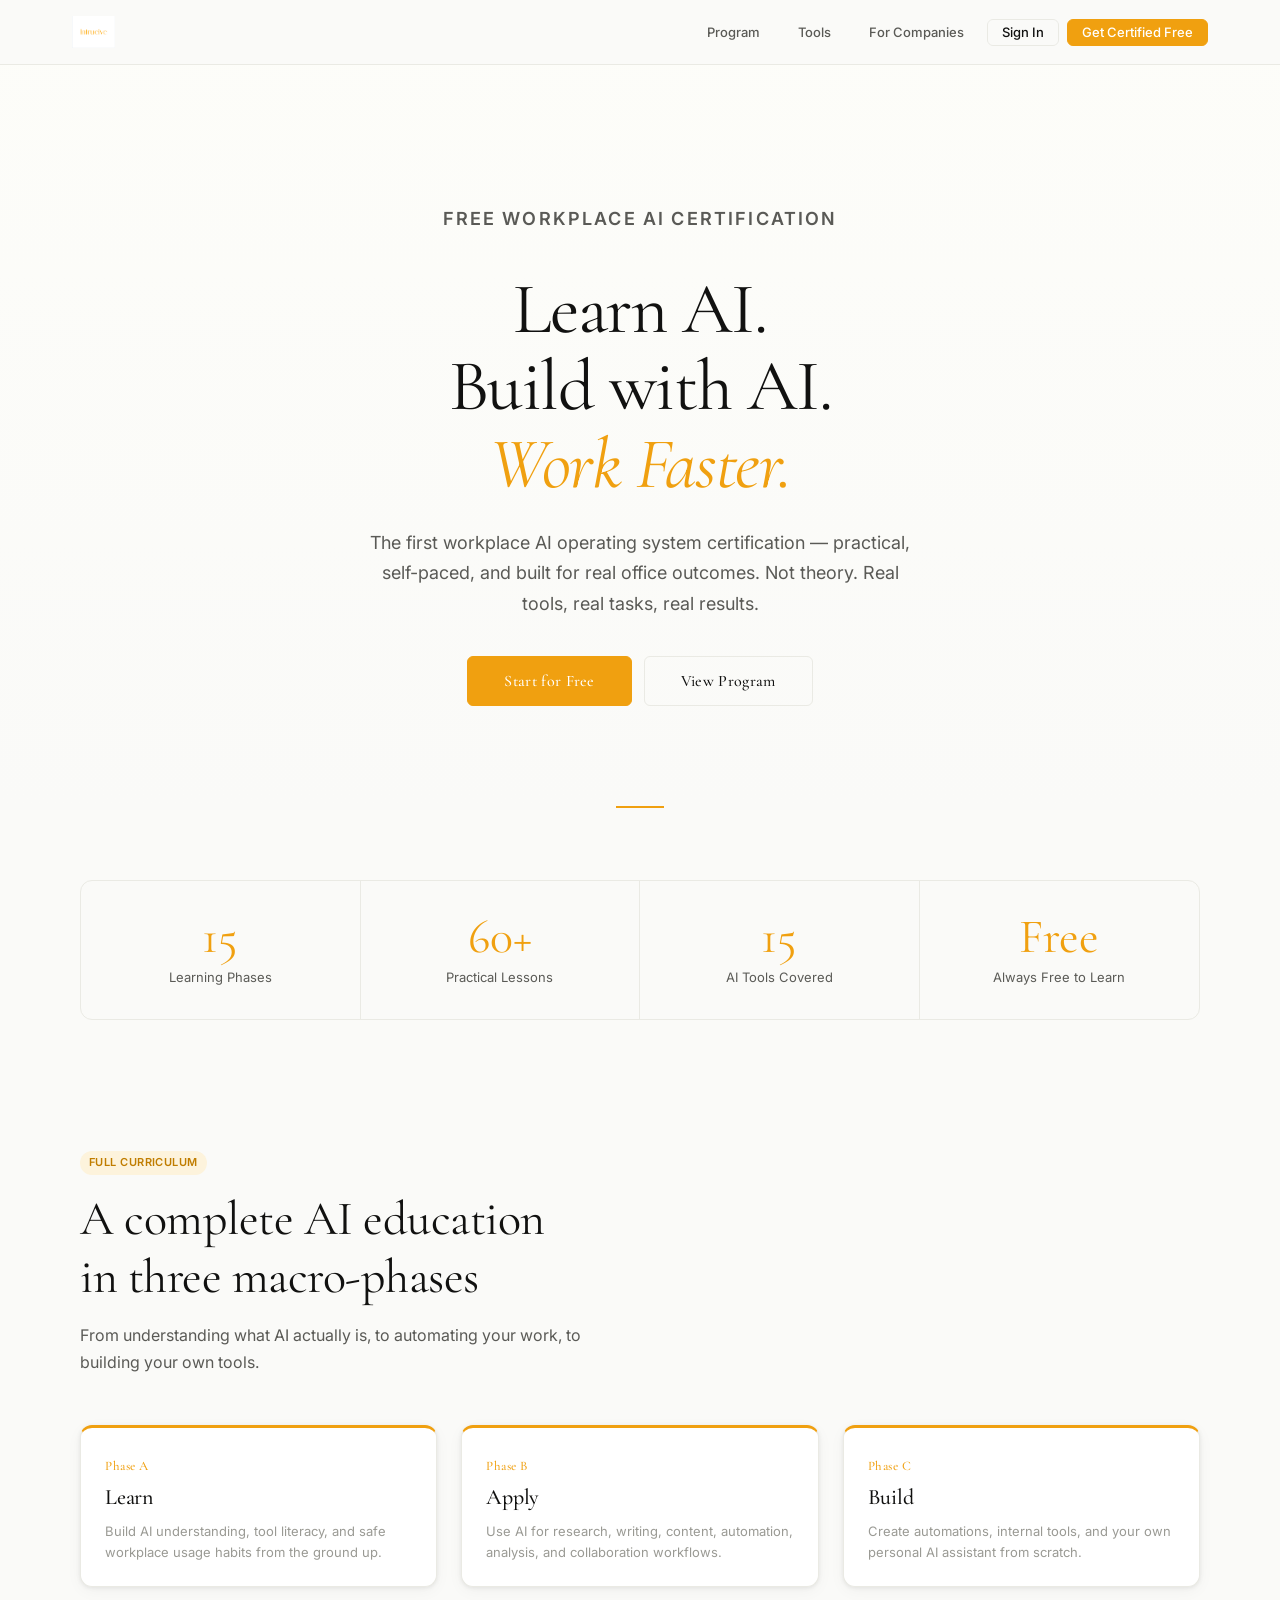
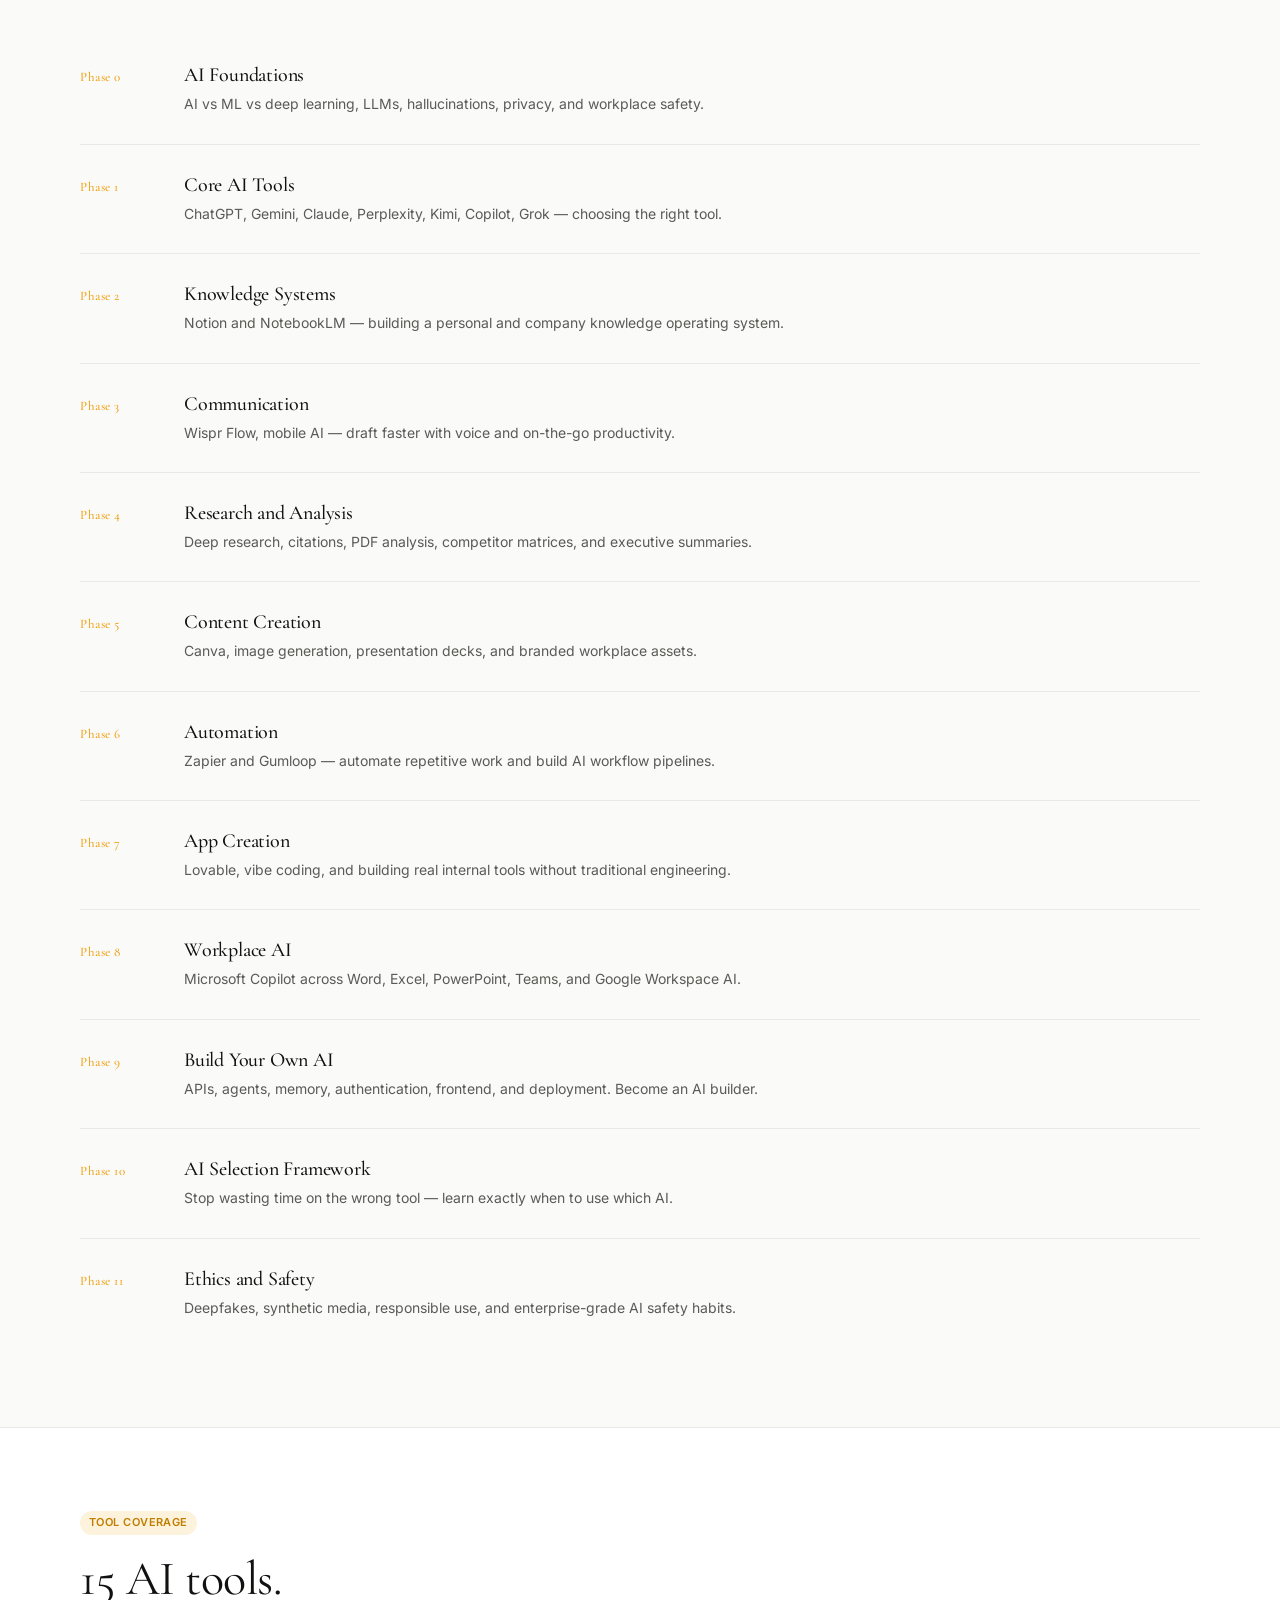
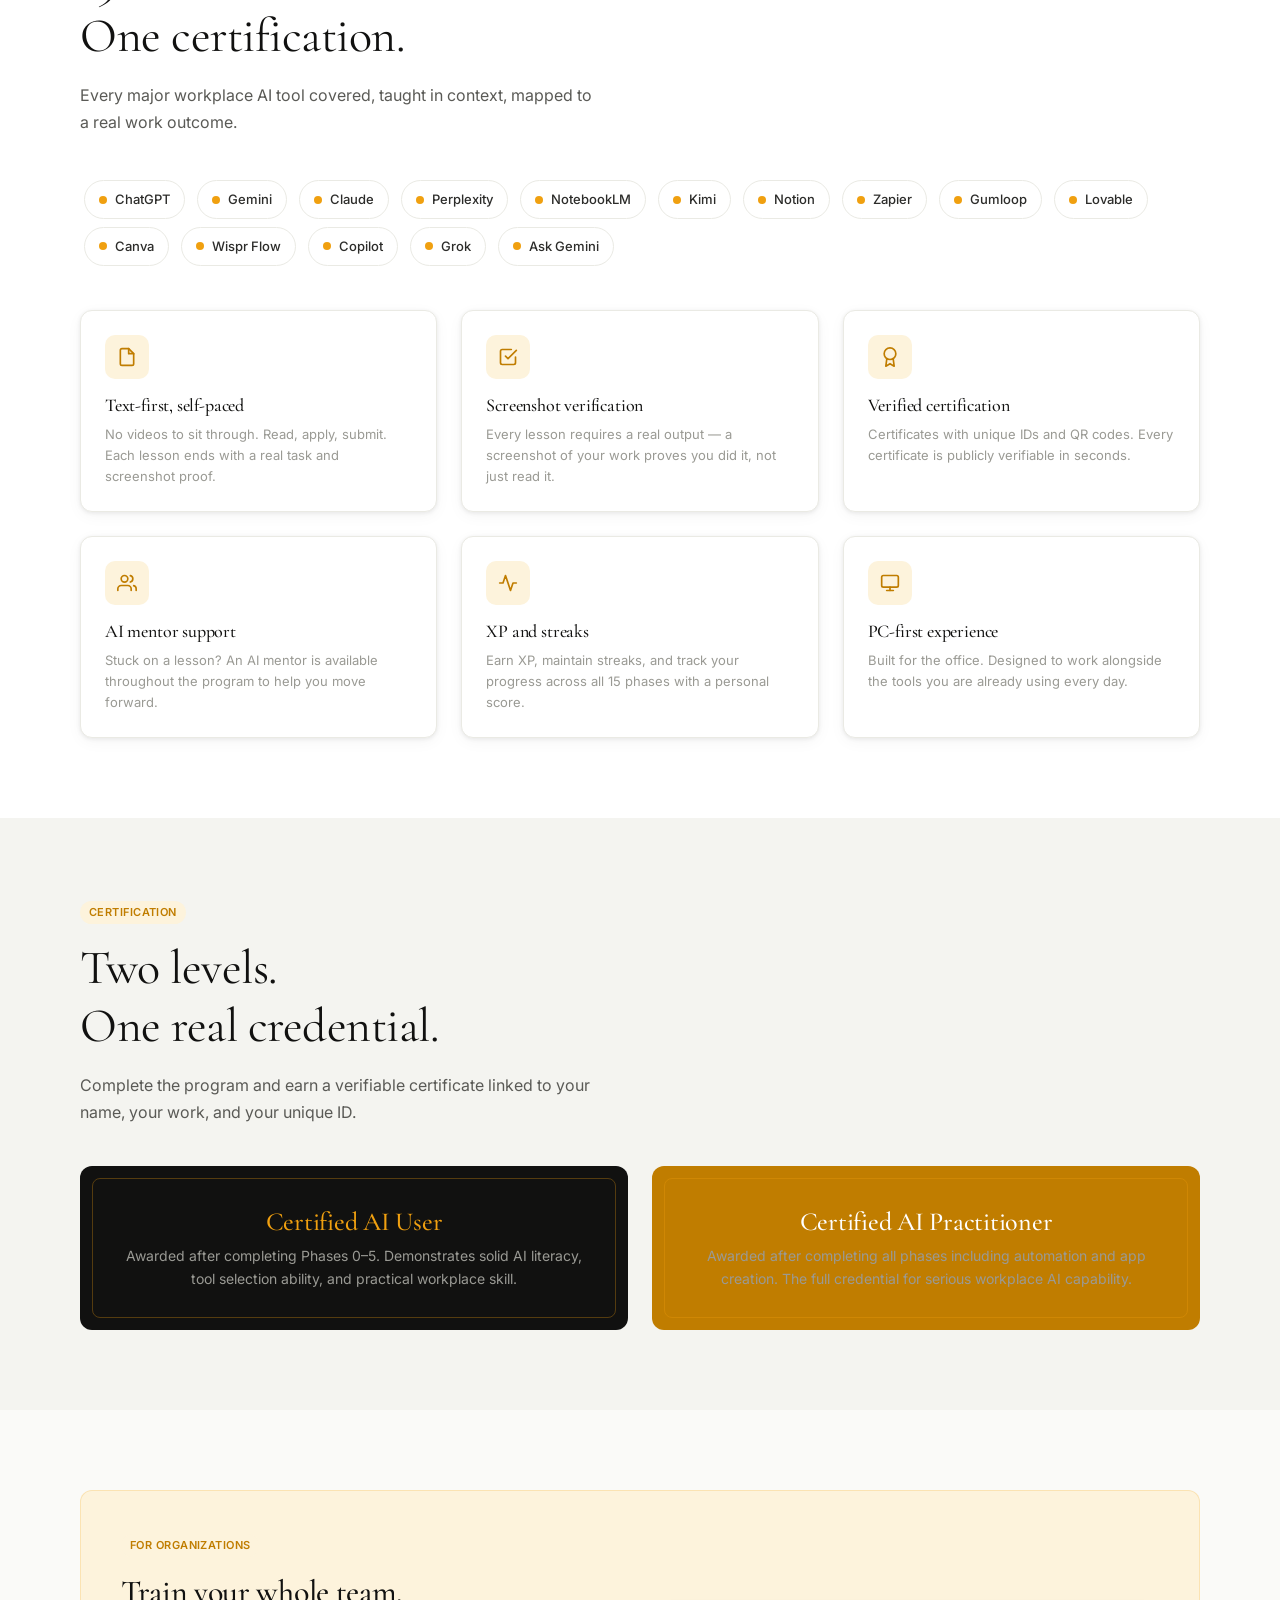
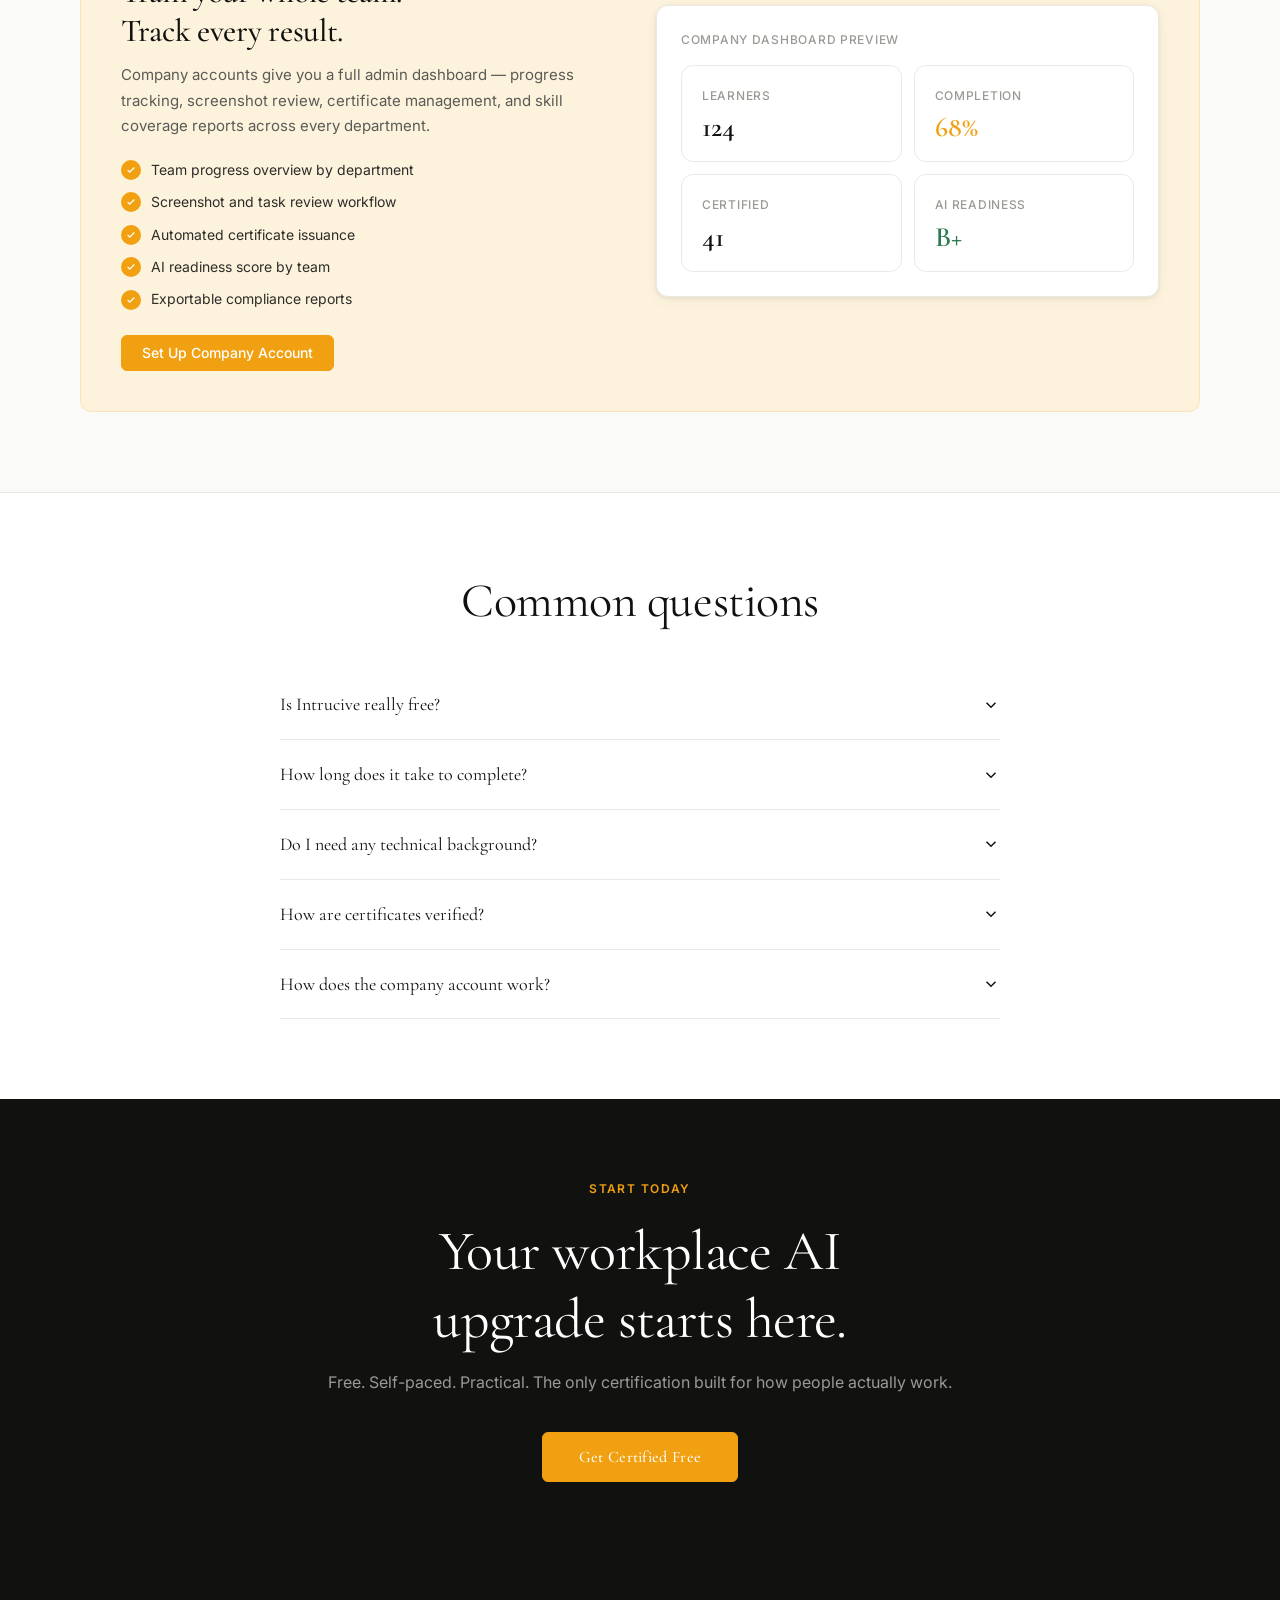
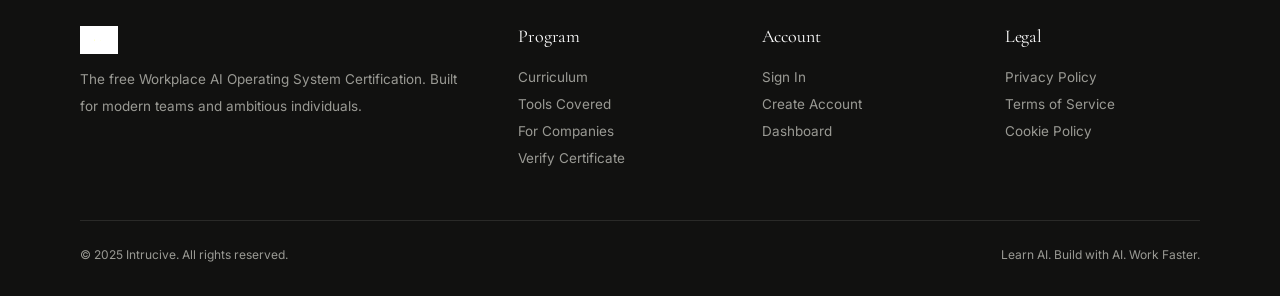
<file: index.html>
<!DOCTYPE html>
<html lang="en">
<head>
<meta charset="UTF-8">
<meta name="viewport" content="width=device-width, initial-scale=1.0">
<title>Intrucive — Workplace AI Operating System Certification</title>
<meta name="description" content="Learn AI. Build with AI. Work Faster. Free certification program for modern workplaces.">
<link rel="stylesheet" href="css/main.css">
<style>
  .gold-line { width: 48px; height: 2px; background: var(--gold); margin: 0 auto 24px; }
  .phase-row { display: flex; flex-direction: column; gap: 0; }
  .phase-item {
    display: grid; grid-template-columns: 80px 1fr;
    border-bottom: 1px solid var(--bg-3); padding: 28px 0;
    gap: 24px; align-items: start;
  }
  .phase-item:last-child { border-bottom: none; }
  .phase-tag {
    font-family: var(--serif); font-size: 13px; font-weight: 500;
    color: var(--gold); letter-spacing: 0.04em; padding-top: 4px;
  }
  .phase-info h3 { font-size: 20px; margin-bottom: 6px; }
  .phase-info p { font-size: 14px; color: var(--ink-3); line-height: 1.6; }
  .feature-icon {
    width: 44px; height: 44px; border-radius: 10px;
    background: var(--gold-pale); display: flex; align-items: center;
    justify-content: center; margin-bottom: 16px;
    color: var(--gold-dark);
  }
  .tool-chip {
    display: inline-flex; align-items: center; gap: 8px;
    padding: 8px 14px; border-radius: 20px;
    background: var(--white); border: 1px solid var(--bg-3);
    font-size: 13px; font-weight: 500; color: var(--ink-2);
    margin: 4px;
  }
  .tool-dot { width: 8px; height: 8px; border-radius: 50%; background: var(--gold); flex-shrink: 0; }
  .cert-card {
    background: var(--ink); color: var(--white);
    border-radius: var(--radius-lg); padding: 40px;
    text-align: center; position: relative; overflow: hidden;
  }
  .cert-card::before {
    content: ''; position: absolute; inset: 12px;
    border: 1px solid rgba(240,160,16,0.3); border-radius: 8px; pointer-events: none;
  }
  .cert-card h3 { font-family: var(--serif); font-size: 26px; color: var(--gold); margin-bottom: 8px; }
  .cert-card p { font-size: 14px; color: var(--ink-4); line-height: 1.6; }
  .testimonial {
    padding: 32px; border-radius: var(--radius-lg);
    background: var(--white); border: 1px solid var(--bg-3);
  }
  .testimonial p { font-family: var(--serif); font-size: 18px; font-style: italic; color: var(--ink); line-height: 1.6; margin-bottom: 16px; }
  .testimonial-author { font-size: 13px; font-weight: 500; color: var(--ink-3); }
  .stat-row { display: grid; grid-template-columns: repeat(4, 1fr); gap: 0; border: 1px solid var(--bg-3); border-radius: var(--radius-lg); overflow: hidden; }
  .stat-item { padding: 32px 24px; text-align: center; border-right: 1px solid var(--bg-3); }
  .stat-item:last-child { border-right: none; }
  .stat-item .n { font-family: var(--serif); font-size: 48px; font-weight: 400; color: var(--gold); line-height: 1; margin-bottom: 6px; }
  .stat-item .l { font-size: 13px; color: var(--ink-3); }
  .company-box {
    background: var(--gold-pale); border: 1px solid rgba(240,160,16,0.2);
    border-radius: var(--radius-lg); padding: 40px; display: grid;
    grid-template-columns: 1fr 1fr; gap: 32px; align-items: center;
  }
  .company-box h2 { font-size: 32px; margin-bottom: 12px; }
  .company-box p { font-size: 15px; color: var(--ink-3); line-height: 1.7; margin-bottom: 20px; }
  .tick-list { list-style: none; display: flex; flex-direction: column; gap: 10px; }
  .tick-list li { display: flex; align-items: center; gap: 10px; font-size: 14px; color: var(--ink-2); }
  .tick { width: 20px; height: 20px; border-radius: 50%; background: var(--gold); display: flex; align-items: center; justify-content: center; flex-shrink: 0; }
  .tick svg { width: 10px; height: 10px; color: white; }
  .faq-item { border-bottom: 1px solid var(--bg-3); padding: 20px 0; }
  .faq-q { font-family: var(--serif); font-size: 18px; cursor: pointer; display: flex; justify-content: space-between; align-items: center; }
  .faq-a { font-size: 14px; color: var(--ink-3); line-height: 1.7; margin-top: 12px; display: none; }
  .faq-item.open .faq-a { display: block; }
  .faq-chevron { transition: transform 0.2s; }
  .faq-item.open .faq-chevron { transform: rotate(180deg); }
  @media (max-width: 700px) {
    .stat-row { grid-template-columns: 1fr 1fr; }
    .stat-item { border-right: 1px solid var(--bg-3); border-bottom: 1px solid var(--bg-3); }
    .company-box { grid-template-columns: 1fr; }
  }
</style>
</head>
<body>

<nav class="nav">
  <div class="nav-inner">
    <a class="nav-logo" href="index.html"><img src="assets/logo.png" alt="Intrucive"></a>
    <div class="nav-links">
      <a class="btn btn-ghost btn-sm" href="#program">Program</a>
      <a class="btn btn-ghost btn-sm" href="#tools">Tools</a>
      <a class="btn btn-ghost btn-sm" href="#companies">For Companies</a>
      <a class="btn btn-outline btn-sm" href="login.html">Sign In</a>
      <a class="btn btn-primary btn-sm" href="login.html#signup">Get Certified Free</a>
    </div>
  </div>
</nav>

<main>
  <!-- Hero -->
  <section style="padding-top:64px; background: linear-gradient(180deg, #FDFDF9 0%, var(--bg) 100%);">
    <div class="hero">
      <p class="hero-eyebrow">Free Workplace AI Certification</p>
      <h1>Learn AI.<br>Build with AI.<br><em style="color:var(--gold)">Work Faster.</em></h1>
      <p>The first workplace AI operating system certification — practical, self-paced, and built for real office outcomes. Not theory. Real tools, real tasks, real results.</p>
      <div class="hero-actions">
        <a class="btn btn-primary btn-xl" href="login.html">Start for Free</a>
        <a class="btn btn-outline btn-xl" href="#program">View Program</a>
      </div>
    </div>
    <div class="gold-line"></div>
  </section>

  <!-- Stats -->
  <section class="section-sm">
    <div class="container">
      <div class="stat-row">
        <div class="stat-item"><div class="n">15</div><div class="l">Learning Phases</div></div>
        <div class="stat-item"><div class="n">60+</div><div class="l">Practical Lessons</div></div>
        <div class="stat-item"><div class="n">15</div><div class="l">AI Tools Covered</div></div>
        <div class="stat-item"><div class="n">Free</div><div class="l">Always Free to Learn</div></div>
      </div>
    </div>
  </section>

  <!-- Program -->
  <section class="section" id="program">
    <div class="container">
      <div style="max-width:540px; margin-bottom:48px;">
        <div class="badge badge-gold mb-4">Full Curriculum</div>
        <h2 class="section-title">A complete AI education<br>in three macro-phases</h2>
        <p class="section-sub">From understanding what AI actually is, to automating your work, to building your own tools.</p>
      </div>
      <div class="grid-3" style="margin-bottom:48px;">
        <div class="card" style="border-top: 3px solid var(--gold);">
          <p class="phase-tag">Phase A</p>
          <h3 style="font-size:22px; margin:8px 0 10px;">Learn</h3>
          <p class="text-sm text-muted">Build AI understanding, tool literacy, and safe workplace usage habits from the ground up.</p>
        </div>
        <div class="card" style="border-top: 3px solid var(--gold);">
          <p class="phase-tag">Phase B</p>
          <h3 style="font-size:22px; margin:8px 0 10px;">Apply</h3>
          <p class="text-sm text-muted">Use AI for research, writing, content, automation, analysis, and collaboration workflows.</p>
        </div>
        <div class="card" style="border-top: 3px solid var(--gold);">
          <p class="phase-tag">Phase C</p>
          <h3 style="font-size:22px; margin:8px 0 10px;">Build</h3>
          <p class="text-sm text-muted">Create automations, internal tools, and your own personal AI assistant from scratch.</p>
        </div>
      </div>

      <div class="phase-row">
        <div class="phase-item"><div class="phase-tag">Phase 0</div><div class="phase-info"><h3>AI Foundations</h3><p>AI vs ML vs deep learning, LLMs, hallucinations, privacy, and workplace safety.</p></div></div>
        <div class="phase-item"><div class="phase-tag">Phase 1</div><div class="phase-info"><h3>Core AI Tools</h3><p>ChatGPT, Gemini, Claude, Perplexity, Kimi, Copilot, Grok — choosing the right tool.</p></div></div>
        <div class="phase-item"><div class="phase-tag">Phase 2</div><div class="phase-info"><h3>Knowledge Systems</h3><p>Notion and NotebookLM — building a personal and company knowledge operating system.</p></div></div>
        <div class="phase-item"><div class="phase-tag">Phase 3</div><div class="phase-info"><h3>Communication</h3><p>Wispr Flow, mobile AI — draft faster with voice and on-the-go productivity.</p></div></div>
        <div class="phase-item"><div class="phase-tag">Phase 4</div><div class="phase-info"><h3>Research and Analysis</h3><p>Deep research, citations, PDF analysis, competitor matrices, and executive summaries.</p></div></div>
        <div class="phase-item"><div class="phase-tag">Phase 5</div><div class="phase-info"><h3>Content Creation</h3><p>Canva, image generation, presentation decks, and branded workplace assets.</p></div></div>
        <div class="phase-item"><div class="phase-tag">Phase 6</div><div class="phase-info"><h3>Automation</h3><p>Zapier and Gumloop — automate repetitive work and build AI workflow pipelines.</p></div></div>
        <div class="phase-item"><div class="phase-tag">Phase 7</div><div class="phase-info"><h3>App Creation</h3><p>Lovable, vibe coding, and building real internal tools without traditional engineering.</p></div></div>
        <div class="phase-item"><div class="phase-tag">Phase 8</div><div class="phase-info"><h3>Workplace AI</h3><p>Microsoft Copilot across Word, Excel, PowerPoint, Teams, and Google Workspace AI.</p></div></div>
        <div class="phase-item"><div class="phase-tag">Phase 9</div><div class="phase-info"><h3>Build Your Own AI</h3><p>APIs, agents, memory, authentication, frontend, and deployment. Become an AI builder.</p></div></div>
        <div class="phase-item"><div class="phase-tag">Phase 10</div><div class="phase-info"><h3>AI Selection Framework</h3><p>Stop wasting time on the wrong tool — learn exactly when to use which AI.</p></div></div>
        <div class="phase-item"><div class="phase-tag">Phase 11</div><div class="phase-info"><h3>Ethics and Safety</h3><p>Deepfakes, synthetic media, responsible use, and enterprise-grade AI safety habits.</p></div></div>
      </div>
    </div>
  </section>

  <!-- Tools -->
  <section class="section" id="tools" style="background: var(--white); border-top: 1px solid var(--bg-3);">
    <div class="container">
      <div style="max-width:540px; margin-bottom:40px;">
        <div class="badge badge-gold mb-4">Tool Coverage</div>
        <h2 class="section-title">15 AI tools.<br>One certification.</h2>
        <p class="section-sub">Every major workplace AI tool covered, taught in context, mapped to a real work outcome.</p>
      </div>
      <div style="margin-bottom:40px;">
        <a class="tool-chip" href="#"><span class="tool-dot"></span>ChatGPT</a>
        <a class="tool-chip" href="#"><span class="tool-dot"></span>Gemini</a>
        <a class="tool-chip" href="#"><span class="tool-dot"></span>Claude</a>
        <a class="tool-chip" href="#"><span class="tool-dot"></span>Perplexity</a>
        <a class="tool-chip" href="#"><span class="tool-dot"></span>NotebookLM</a>
        <a class="tool-chip" href="#"><span class="tool-dot"></span>Kimi</a>
        <a class="tool-chip" href="#"><span class="tool-dot"></span>Notion</a>
        <a class="tool-chip" href="#"><span class="tool-dot"></span>Zapier</a>
        <a class="tool-chip" href="#"><span class="tool-dot"></span>Gumloop</a>
        <a class="tool-chip" href="#"><span class="tool-dot"></span>Lovable</a>
        <a class="tool-chip" href="#"><span class="tool-dot"></span>Canva</a>
        <a class="tool-chip" href="#"><span class="tool-dot"></span>Wispr Flow</a>
        <a class="tool-chip" href="#"><span class="tool-dot"></span>Copilot</a>
        <a class="tool-chip" href="#"><span class="tool-dot"></span>Grok</a>
        <a class="tool-chip" href="#"><span class="tool-dot"></span>Ask Gemini</a>
      </div>
      <div class="grid-3">
        <div class="card">
          <div class="feature-icon">
            <svg xmlns="http://www.w3.org/2000/svg" width="20" height="20" viewBox="0 0 24 24" fill="none" stroke="currentColor" stroke-width="2" stroke-linecap="round" stroke-linejoin="round"><path d="M14 2H6a2 2 0 0 0-2 2v16a2 2 0 0 0 2 2h12a2 2 0 0 0 2-2V8z"/><polyline points="14 2 14 8 20 8"/></svg>
          </div>
          <h3 style="font-size:18px; margin-bottom:8px;">Text-first, self-paced</h3>
          <p class="text-sm text-muted">No videos to sit through. Read, apply, submit. Each lesson ends with a real task and screenshot proof.</p>
        </div>
        <div class="card">
          <div class="feature-icon">
            <svg xmlns="http://www.w3.org/2000/svg" width="20" height="20" viewBox="0 0 24 24" fill="none" stroke="currentColor" stroke-width="2" stroke-linecap="round" stroke-linejoin="round"><polyline points="9 11 12 14 22 4"/><path d="M21 12v7a2 2 0 0 1-2 2H5a2 2 0 0 1-2-2V5a2 2 0 0 1 2-2h11"/></svg>
          </div>
          <h3 style="font-size:18px; margin-bottom:8px;">Screenshot verification</h3>
          <p class="text-sm text-muted">Every lesson requires a real output — a screenshot of your work proves you did it, not just read it.</p>
        </div>
        <div class="card">
          <div class="feature-icon">
            <svg xmlns="http://www.w3.org/2000/svg" width="20" height="20" viewBox="0 0 24 24" fill="none" stroke="currentColor" stroke-width="2" stroke-linecap="round" stroke-linejoin="round"><circle cx="12" cy="8" r="7"/><polyline points="8.21 13.89 7 23 12 20 17 23 15.79 13.88"/></svg>
          </div>
          <h3 style="font-size:18px; margin-bottom:8px;">Verified certification</h3>
          <p class="text-sm text-muted">Certificates with unique IDs and QR codes. Every certificate is publicly verifiable in seconds.</p>
        </div>
        <div class="card">
          <div class="feature-icon">
            <svg xmlns="http://www.w3.org/2000/svg" width="20" height="20" viewBox="0 0 24 24" fill="none" stroke="currentColor" stroke-width="2" stroke-linecap="round" stroke-linejoin="round"><path d="M17 21v-2a4 4 0 0 0-4-4H5a4 4 0 0 0-4 4v2"/><circle cx="9" cy="7" r="4"/><path d="M23 21v-2a4 4 0 0 0-3-3.87"/><path d="M16 3.13a4 4 0 0 1 0 7.75"/></svg>
          </div>
          <h3 style="font-size:18px; margin-bottom:8px;">AI mentor support</h3>
          <p class="text-sm text-muted">Stuck on a lesson? An AI mentor is available throughout the program to help you move forward.</p>
        </div>
        <div class="card">
          <div class="feature-icon">
            <svg xmlns="http://www.w3.org/2000/svg" width="20" height="20" viewBox="0 0 24 24" fill="none" stroke="currentColor" stroke-width="2" stroke-linecap="round" stroke-linejoin="round"><polyline points="22 12 18 12 15 21 9 3 6 12 2 12"/></svg>
          </div>
          <h3 style="font-size:18px; margin-bottom:8px;">XP and streaks</h3>
          <p class="text-sm text-muted">Earn XP, maintain streaks, and track your progress across all 15 phases with a personal score.</p>
        </div>
        <div class="card">
          <div class="feature-icon">
            <svg xmlns="http://www.w3.org/2000/svg" width="20" height="20" viewBox="0 0 24 24" fill="none" stroke="currentColor" stroke-width="2" stroke-linecap="round" stroke-linejoin="round"><rect x="2" y="3" width="20" height="14" rx="2" ry="2"/><line x1="8" y1="21" x2="16" y2="21"/><line x1="12" y1="17" x2="12" y2="21"/></svg>
          </div>
          <h3 style="font-size:18px; margin-bottom:8px;">PC-first experience</h3>
          <p class="text-sm text-muted">Built for the office. Designed to work alongside the tools you are already using every day.</p>
        </div>
      </div>
    </div>
  </section>

  <!-- Certificates -->
  <section class="section" style="background: var(--bg-2);">
    <div class="container">
      <div style="max-width:540px; margin-bottom:40px;">
        <div class="badge badge-gold mb-4">Certification</div>
        <h2 class="section-title">Two levels.<br>One real credential.</h2>
        <p class="section-sub">Complete the program and earn a verifiable certificate linked to your name, your work, and your unique ID.</p>
      </div>
      <div class="grid-2">
        <div class="cert-card">
          <h3>Certified AI User</h3>
          <p>Awarded after completing Phases 0–5. Demonstrates solid AI literacy, tool selection ability, and practical workplace skill.</p>
        </div>
        <div class="cert-card" style="background: var(--gold-dark);">
          <h3 style="color: var(--white);">Certified AI Practitioner</h3>
          <p>Awarded after completing all phases including automation and app creation. The full credential for serious workplace AI capability.</p>
        </div>
      </div>
    </div>
  </section>

  <!-- Company -->
  <section class="section" id="companies">
    <div class="container">
      <div class="company-box">
        <div>
          <div class="badge badge-gold mb-4">For Organizations</div>
          <h2>Train your whole team.<br>Track every result.</h2>
          <p>Company accounts give you a full admin dashboard — progress tracking, screenshot review, certificate management, and skill coverage reports across every department.</p>
          <ul class="tick-list" style="margin-bottom:24px;">
            <li><span class="tick"><svg xmlns="http://www.w3.org/2000/svg" width="10" height="10" viewBox="0 0 24 24" fill="none" stroke="currentColor" stroke-width="3"><polyline points="20 6 9 17 4 12"/></svg></span>Team progress overview by department</li>
            <li><span class="tick"><svg xmlns="http://www.w3.org/2000/svg" width="10" height="10" viewBox="0 0 24 24" fill="none" stroke="currentColor" stroke-width="3"><polyline points="20 6 9 17 4 12"/></svg></span>Screenshot and task review workflow</li>
            <li><span class="tick"><svg xmlns="http://www.w3.org/2000/svg" width="10" height="10" viewBox="0 0 24 24" fill="none" stroke="currentColor" stroke-width="3"><polyline points="20 6 9 17 4 12"/></svg></span>Automated certificate issuance</li>
            <li><span class="tick"><svg xmlns="http://www.w3.org/2000/svg" width="10" height="10" viewBox="0 0 24 24" fill="none" stroke="currentColor" stroke-width="3"><polyline points="20 6 9 17 4 12"/></svg></span>AI readiness score by team</li>
            <li><span class="tick"><svg xmlns="http://www.w3.org/2000/svg" width="10" height="10" viewBox="0 0 24 24" fill="none" stroke="currentColor" stroke-width="3"><polyline points="20 6 9 17 4 12"/></svg></span>Exportable compliance reports</li>
          </ul>
          <a class="btn btn-primary" href="login.html">Set Up Company Account</a>
        </div>
        <div>
          <div class="card">
            <div class="stat-label mb-4">Company Dashboard Preview</div>
            <div class="stats-grid" style="grid-template-columns:1fr 1fr; gap:12px;">
              <div class="stat-card"><div class="stat-label">Learners</div><div class="stat-value" style="font-size:28px;">124</div></div>
              <div class="stat-card"><div class="stat-label">Completion</div><div class="stat-value" style="font-size:28px; color:var(--gold);">68%</div></div>
              <div class="stat-card"><div class="stat-label">Certified</div><div class="stat-value" style="font-size:28px;">41</div></div>
              <div class="stat-card"><div class="stat-label">AI Readiness</div><div class="stat-value" style="font-size:28px; color:var(--green);">B+</div></div>
            </div>
          </div>
        </div>
      </div>
    </div>
  </section>

  <!-- FAQ -->
  <section class="section" style="background: var(--white); border-top: 1px solid var(--bg-3);">
    <div class="container" style="max-width:720px;">
      <div style="margin-bottom:40px; text-align:center;">
        <h2 class="section-title">Common questions</h2>
      </div>
      <div class="faq-item">
        <div class="faq-q" onclick="toggleFaq(this)">
          Is Intrucive really free?
          <svg class="faq-chevron" xmlns="http://www.w3.org/2000/svg" width="18" height="18" viewBox="0 0 24 24" fill="none" stroke="currentColor" stroke-width="2"><polyline points="6 9 12 15 18 9"/></svg>
        </div>
        <div class="faq-a">Yes. The full learning program is free for individual learners. Company dashboard features for teams have a separate pricing model.</div>
      </div>
      <div class="faq-item">
        <div class="faq-q" onclick="toggleFaq(this)">
          How long does it take to complete?
          <svg class="faq-chevron" xmlns="http://www.w3.org/2000/svg" width="18" height="18" viewBox="0 0 24 24" fill="none" stroke="currentColor" stroke-width="2"><polyline points="6 9 12 15 18 9"/></svg>
        </div>
        <div class="faq-a">It is entirely self-paced. Most learners complete the core program in 4–8 weeks working an hour or two per day. You can go faster or slower as needed.</div>
      </div>
      <div class="faq-item">
        <div class="faq-q" onclick="toggleFaq(this)">
          Do I need any technical background?
          <svg class="faq-chevron" xmlns="http://www.w3.org/2000/svg" width="18" height="18" viewBox="0 0 24 24" fill="none" stroke="currentColor" stroke-width="2"><polyline points="6 9 12 15 18 9"/></svg>
        </div>
        <div class="faq-a">None at all. The program is designed for office employees, managers, HR professionals, and anyone who wants to work faster with AI. No coding required.</div>
      </div>
      <div class="faq-item">
        <div class="faq-q" onclick="toggleFaq(this)">
          How are certificates verified?
          <svg class="faq-chevron" xmlns="http://www.w3.org/2000/svg" width="18" height="18" viewBox="0 0 24 24" fill="none" stroke="currentColor" stroke-width="2"><polyline points="6 9 12 15 18 9"/></svg>
        </div>
        <div class="faq-a">Every certificate has a unique ID and a QR code that links to a public verification page. Anyone can confirm the certificate is genuine in seconds.</div>
      </div>
      <div class="faq-item">
        <div class="faq-q" onclick="toggleFaq(this)">
          How does the company account work?
          <svg class="faq-chevron" xmlns="http://www.w3.org/2000/svg" width="18" height="18" viewBox="0 0 24 24" fill="none" stroke="currentColor" stroke-width="2"><polyline points="6 9 12 15 18 9"/></svg>
        </div>
        <div class="faq-a">Employees sign up with your company's admin key, which connects them to your organization. The company admin dashboard then shows team-wide progress, certificate status, and skill coverage.</div>
      </div>
    </div>
  </section>

  <!-- CTA -->
  <section class="section" style="background: var(--ink); text-align:center;">
    <div class="container" style="max-width:640px;">
      <p style="font-size:12px; letter-spacing:0.12em; text-transform:uppercase; color:var(--gold); font-weight:600; margin-bottom:20px;">Start Today</p>
      <h2 style="font-family:var(--serif); font-size:clamp(36px,5vw,56px); font-weight:400; color:var(--white); margin-bottom:16px;">Your workplace AI<br>upgrade starts here.</h2>
      <p style="font-size:16px; color:var(--ink-4); margin-bottom:36px; line-height:1.7;">Free. Self-paced. Practical. The only certification built for how people actually work.</p>
      <a class="btn btn-primary btn-xl" href="login.html">Get Certified Free</a>
    </div>
  </section>
</main>

<footer>
  <div class="footer-inner">
    <div class="footer-grid">
      <div>
        <div class="footer-logo"><img src="assets/logo.png" alt="Intrucive"></div>
        <p>The free Workplace AI Operating System Certification. Built for modern teams and ambitious individuals.</p>
      </div>
      <div>
        <h4>Program</h4>
        <a href="#program">Curriculum</a>
        <a href="#tools">Tools Covered</a>
        <a href="#companies">For Companies</a>
        <a href="certificate.html">Verify Certificate</a>
      </div>
      <div>
        <h4>Account</h4>
        <a href="login.html">Sign In</a>
        <a href="login.html">Create Account</a>
        <a href="dashboard.html">Dashboard</a>
      </div>
      <div>
        <h4>Legal</h4>
        <a href="#">Privacy Policy</a>
        <a href="#">Terms of Service</a>
        <a href="#">Cookie Policy</a>
      </div>
    </div>
    <div class="footer-bottom">
      <span>© 2025 Intrucive. All rights reserved.</span>
      <span>Learn AI. Build with AI. Work Faster.</span>
    </div>
  </div>
</footer>

<div id="toast"></div>
<script>
function toggleFaq(el) {
  el.parentElement.classList.toggle('open');
}
</script>
</body>
</html>
</file>
<file: css/main.css>
@import url('https://fonts.googleapis.com/css2?family=Cormorant+Garamond:ital,wght@0,300;0,400;0,500;0,600;0,700;1,300;1,400;1,500&family=Inter:wght@300;400;500;600&display=swap');

:root {
  --gold: #F0A010;
  --gold-light: #F5B840;
  --gold-pale: #FDF3DC;
  --gold-dark: #C07D00;
  --ink: #111110;
  --ink-2: #2C2C2A;
  --ink-3: #5A5A56;
  --ink-4: #9A9A94;
  --bg: #FAFAF8;
  --bg-2: #F4F4F0;
  --bg-3: #EAEAE4;
  --white: #FFFFFF;
  --red: #D64545;
  --green: #2D7A4F;
  --blue: #2456A4;
  --serif: 'Cormorant Garamond', Georgia, serif;
  --sans: 'Inter', system-ui, sans-serif;
  --radius: 6px;
  --radius-lg: 12px;
  --shadow: 0 1px 4px rgba(0,0,0,0.08), 0 4px 16px rgba(0,0,0,0.04);
  --shadow-lg: 0 4px 24px rgba(0,0,0,0.10), 0 12px 40px rgba(0,0,0,0.06);
}

*, *::before, *::after { box-sizing: border-box; margin: 0; padding: 0; }

html { font-size: 16px; scroll-behavior: smooth; }

body {
  font-family: var(--sans);
  background: var(--bg);
  color: var(--ink);
  line-height: 1.6;
  -webkit-font-smoothing: antialiased;
}

h1, h2, h3, h4, h5 {
  font-family: var(--serif);
  font-weight: 500;
  line-height: 1.2;
  letter-spacing: -0.01em;
}

a { color: inherit; text-decoration: none; }

img { max-width: 100%; display: block; }

.serif { font-family: var(--serif); }
.gold { color: var(--gold); }

/* ── Buttons ── */
.btn {
  display: inline-flex; align-items: center; gap: 8px;
  font-family: var(--sans); font-size: 14px; font-weight: 500;
  padding: 10px 20px; border-radius: var(--radius);
  border: 1.5px solid transparent; cursor: pointer;
  transition: all 0.18s ease; white-space: nowrap;
  text-decoration: none; line-height: 1;
}
.btn-primary {
  background: var(--gold); color: var(--white); border-color: var(--gold);
}
.btn-primary:hover { background: var(--gold-dark); border-color: var(--gold-dark); transform: translateY(-1px); box-shadow: 0 4px 12px rgba(240,160,16,0.3); }
.btn-outline {
  background: transparent; color: var(--ink); border-color: var(--bg-3);
}
.btn-outline:hover { border-color: var(--gold); color: var(--gold); }
.btn-ghost { background: transparent; color: var(--ink-3); border-color: transparent; }
.btn-ghost:hover { background: var(--bg-2); color: var(--ink); }
.btn-danger { background: var(--red); color: #fff; border-color: var(--red); }
.btn-sm { padding: 6px 14px; font-size: 13px; }
.btn-lg { padding: 14px 28px; font-size: 15px; }
.btn-xl { padding: 16px 36px; font-size: 16px; font-family: var(--serif); font-weight: 500; letter-spacing: 0.02em; }

/* ── Form ── */
.form-group { margin-bottom: 20px; }
label { display: block; font-size: 13px; font-weight: 500; color: var(--ink-2); margin-bottom: 6px; }
input, select, textarea {
  width: 100%; padding: 10px 14px;
  border: 1.5px solid var(--bg-3); border-radius: var(--radius);
  font-family: var(--sans); font-size: 14px; color: var(--ink);
  background: var(--white); outline: none;
  transition: border-color 0.15s;
}
input:focus, select:focus, textarea:focus { border-color: var(--gold); }
textarea { resize: vertical; min-height: 100px; }

/* ── Cards ── */
.card {
  background: var(--white); border: 1px solid var(--bg-3);
  border-radius: var(--radius-lg); padding: 24px;
  box-shadow: var(--shadow);
}
.card-sm { padding: 16px; }
.card-hover { transition: transform 0.18s, box-shadow 0.18s; cursor: pointer; }
.card-hover:hover { transform: translateY(-2px); box-shadow: var(--shadow-lg); }

/* ── Badge ── */
.badge {
  display: inline-block; font-size: 11px; font-weight: 600;
  padding: 3px 9px; border-radius: 20px; letter-spacing: 0.04em;
  text-transform: uppercase;
}
.badge-gold { background: var(--gold-pale); color: var(--gold-dark); }
.badge-green { background: #E6F4EE; color: var(--green); }
.badge-red { background: #FDEAEA; color: var(--red); }
.badge-blue { background: #E8EFFE; color: var(--blue); }
.badge-gray { background: var(--bg-2); color: var(--ink-3); }

/* ── Progress ── */
.progress-bar { height: 6px; background: var(--bg-3); border-radius: 3px; overflow: hidden; }
.progress-fill { height: 100%; background: var(--gold); border-radius: 3px; transition: width 0.4s ease; }

/* ── Nav ── */
.nav {
  position: fixed; top: 0; left: 0; right: 0; z-index: 100;
  background: rgba(250,250,248,0.92); backdrop-filter: blur(12px);
  border-bottom: 1px solid var(--bg-3);
}
.nav-inner {
  max-width: 1200px; margin: 0 auto;
  padding: 0 32px; height: 64px;
  display: flex; align-items: center; justify-content: space-between;
}
.nav-logo { display: flex; align-items: center; }
.nav-logo img { height: 32px; }
.nav-links { display: flex; align-items: center; gap: 8px; }

/* ── Sidebar Layout ── */
.app-layout { display: flex; min-height: 100vh; }
.sidebar {
  width: 240px; flex-shrink: 0;
  background: var(--white); border-right: 1px solid var(--bg-3);
  display: flex; flex-direction: column;
  position: fixed; top: 0; left: 0; bottom: 0; z-index: 50;
  padding: 0 0 24px;
}
.sidebar-logo {
  padding: 20px 20px 16px;
  border-bottom: 1px solid var(--bg-3);
  margin-bottom: 12px;
}
.sidebar-logo img { height: 28px; }
.sidebar-section { padding: 4px 12px; margin-bottom: 4px; }
.sidebar-label {
  font-size: 10px; font-weight: 600; text-transform: uppercase;
  letter-spacing: 0.1em; color: var(--ink-4); padding: 8px 8px 4px;
}
.sidebar-link {
  display: flex; align-items: center; gap: 10px;
  padding: 9px 10px; border-radius: var(--radius);
  font-size: 13.5px; font-weight: 500; color: var(--ink-3);
  transition: all 0.15s; cursor: pointer;
}
.sidebar-link:hover { background: var(--bg-2); color: var(--ink); }
.sidebar-link.active { background: var(--gold-pale); color: var(--gold-dark); }
.sidebar-link svg { width: 16px; height: 16px; flex-shrink: 0; }
.sidebar-bottom { margin-top: auto; padding: 12px; border-top: 1px solid var(--bg-3); }
.main-content { margin-left: 240px; flex: 1; min-height: 100vh; }

/* ── Page Header ── */
.page-header {
  background: var(--white); border-bottom: 1px solid var(--bg-3);
  padding: 20px 32px; display: flex; align-items: center; justify-content: space-between;
}
.page-header h1 { font-size: 22px; }
.page-body { padding: 28px 32px; }

/* ── Table ── */
.table-wrap { overflow-x: auto; }
table { width: 100%; border-collapse: collapse; font-size: 13.5px; }
th {
  text-align: left; padding: 10px 14px;
  font-size: 11px; font-weight: 600; text-transform: uppercase;
  letter-spacing: 0.06em; color: var(--ink-4);
  background: var(--bg-2); border-bottom: 1px solid var(--bg-3);
}
td { padding: 12px 14px; border-bottom: 1px solid var(--bg-3); color: var(--ink-2); }
tr:last-child td { border-bottom: none; }
tr:hover td { background: var(--bg); }

/* ── Stats Grid ── */
.stats-grid { display: grid; grid-template-columns: repeat(auto-fit, minmax(180px, 1fr)); gap: 16px; }
.stat-card {
  background: var(--white); border: 1px solid var(--bg-3);
  border-radius: var(--radius-lg); padding: 20px;
}
.stat-label { font-size: 12px; font-weight: 500; color: var(--ink-4); text-transform: uppercase; letter-spacing: 0.06em; margin-bottom: 8px; }
.stat-value { font-family: var(--serif); font-size: 36px; font-weight: 600; color: var(--ink); line-height: 1; }
.stat-sub { font-size: 12px; color: var(--ink-4); margin-top: 6px; }

/* ── Modal ── */
.modal-overlay {
  position: fixed; inset: 0; background: rgba(0,0,0,0.45);
  backdrop-filter: blur(4px); z-index: 200;
  display: flex; align-items: center; justify-content: center;
  opacity: 0; pointer-events: none; transition: opacity 0.2s;
}
.modal-overlay.open { opacity: 1; pointer-events: all; }
.modal {
  background: var(--white); border-radius: var(--radius-lg);
  padding: 32px; max-width: 480px; width: 90%;
  box-shadow: var(--shadow-lg);
  transform: translateY(12px); transition: transform 0.2s;
}
.modal-overlay.open .modal { transform: translateY(0); }
.modal-title { font-family: var(--serif); font-size: 22px; margin-bottom: 20px; }
.modal-footer { display: flex; gap: 10px; justify-content: flex-end; margin-top: 24px; }

/* ── Toast ── */
#toast {
  position: fixed; bottom: 24px; right: 24px; z-index: 500;
  display: flex; flex-direction: column; gap: 8px;
}
.toast-item {
  background: var(--ink); color: var(--white);
  padding: 12px 18px; border-radius: var(--radius);
  font-size: 13.5px; font-weight: 500;
  box-shadow: var(--shadow-lg); min-width: 240px;
  animation: slideIn 0.2s ease;
}
.toast-item.success { background: var(--green); }
.toast-item.error { background: var(--red); }
@keyframes slideIn { from { transform: translateX(100%); opacity: 0; } to { transform: none; opacity: 1; } }

/* ── Hero ── */
.hero {
  padding: 140px 32px 100px;
  text-align: center; max-width: 800px; margin: 0 auto;
}
.hero-eyebrow {
  font-size: 12px; font-weight: 600; letter-spacing: 0.12em;
  text-transform: uppercase; color: var(--gold);
  margin-bottom: 20px;
}
.hero h1 {
  font-size: clamp(48px, 6vw, 72px);
  font-weight: 400; letter-spacing: -0.02em;
  margin-bottom: 24px; line-height: 1.08;
}
.hero p {
  font-size: 18px; color: var(--ink-3);
  max-width: 560px; margin: 0 auto 36px; line-height: 1.7;
}
.hero-actions { display: flex; gap: 12px; justify-content: center; flex-wrap: wrap; }

/* ── Sections ── */
.section { padding: 80px 32px; }
.section-sm { padding: 48px 32px; }
.container { max-width: 1120px; margin: 0 auto; }
.section-title {
  font-family: var(--serif); font-size: clamp(32px, 4vw, 48px);
  font-weight: 400; margin-bottom: 16px;
}
.section-sub { font-size: 16px; color: var(--ink-3); max-width: 520px; line-height: 1.7; }

/* ── Grid ── */
.grid-2 { display: grid; grid-template-columns: 1fr 1fr; gap: 24px; }
.grid-3 { display: grid; grid-template-columns: repeat(3, 1fr); gap: 24px; }
.grid-4 { display: grid; grid-template-columns: repeat(4, 1fr); gap: 20px; }

/* ── Phase card ── */
.phase-num {
  font-family: var(--serif); font-size: 48px; font-weight: 300;
  color: var(--gold); line-height: 1; margin-bottom: 12px;
}

/* ── Auth ── */
.auth-page {
  min-height: 100vh; display: flex; align-items: center; justify-content: center;
  background: var(--bg); padding: 32px;
}
.auth-card {
  background: var(--white); border: 1px solid var(--bg-3);
  border-radius: var(--radius-lg); padding: 48px;
  width: 100%; max-width: 440px; box-shadow: var(--shadow-lg);
}
.auth-logo { display: flex; justify-content: center; margin-bottom: 32px; }
.auth-logo img { height: 36px; }
.auth-title { font-family: var(--serif); font-size: 28px; text-align: center; margin-bottom: 8px; }
.auth-sub { font-size: 14px; color: var(--ink-3); text-align: center; margin-bottom: 28px; }
.auth-tabs { display: flex; border-bottom: 1px solid var(--bg-3); margin-bottom: 28px; }
.auth-tab {
  flex: 1; text-align: center; padding: 10px; font-size: 14px;
  font-weight: 500; color: var(--ink-3); cursor: pointer;
  border-bottom: 2px solid transparent; margin-bottom: -1px;
  transition: all 0.15s;
}
.auth-tab.active { color: var(--gold); border-bottom-color: var(--gold); }
.auth-divider { display: flex; align-items: center; gap: 12px; margin: 20px 0; }
.auth-divider span { font-size: 12px; color: var(--ink-4); white-space: nowrap; }
.auth-divider::before, .auth-divider::after { content: ''; flex: 1; height: 1px; background: var(--bg-3); }

/* ── Lesson view ── */
.lesson-layout { display: grid; grid-template-columns: 300px 1fr; min-height: 100vh; }
.lesson-sidebar {
  background: var(--white); border-right: 1px solid var(--bg-3);
  padding: 24px 0; position: sticky; top: 0; height: 100vh; overflow-y: auto;
}
.lesson-body { padding: 40px 48px; max-width: 760px; }
.lesson-content h1 { font-size: 36px; margin-bottom: 16px; }
.lesson-content p { font-size: 16px; color: var(--ink-2); line-height: 1.8; margin-bottom: 20px; }
.lesson-content h2 { font-size: 24px; margin: 32px 0 12px; }
.lesson-content ul, .lesson-content ol { padding-left: 20px; margin-bottom: 20px; }
.lesson-content li { color: var(--ink-2); line-height: 1.8; margin-bottom: 6px; }
.lesson-nav-item {
  display: flex; align-items: center; gap: 10px;
  padding: 10px 20px; font-size: 13px; color: var(--ink-3);
  cursor: pointer; transition: all 0.15s; border-left: 3px solid transparent;
}
.lesson-nav-item:hover { background: var(--bg-2); color: var(--ink); }
.lesson-nav-item.active { border-left-color: var(--gold); background: var(--gold-pale); color: var(--gold-dark); }
.lesson-nav-item.done { color: var(--green); }
.check-circle {
  width: 18px; height: 18px; border-radius: 50%;
  border: 2px solid var(--bg-3); flex-shrink: 0; display: flex;
  align-items: center; justify-content: center; font-size: 10px;
}
.check-circle.done { background: var(--green); border-color: var(--green); color: #fff; }
.check-circle.active { border-color: var(--gold); }

/* ── Certificate ── */
.cert-page { min-height: 100vh; background: var(--bg); padding: 40px 32px; }
.certificate {
  max-width: 760px; margin: 0 auto;
  background: var(--white); border: 1px solid var(--bg-3);
  border-radius: var(--radius-lg); padding: 64px;
  text-align: center; box-shadow: var(--shadow-lg);
  position: relative; overflow: hidden;
}
.certificate::before {
  content: ''; position: absolute; inset: 8px;
  border: 1px solid var(--gold-pale); border-radius: 8px; pointer-events: none;
}
.cert-logo { margin: 0 auto 32px; }
.cert-logo img { height: 40px; margin: 0 auto; }
.cert-label { font-size: 12px; letter-spacing: 0.15em; text-transform: uppercase; color: var(--gold); font-weight: 600; margin-bottom: 16px; }
.cert-title { font-family: var(--serif); font-size: 48px; font-weight: 400; margin-bottom: 8px; }
.cert-sub { font-size: 16px; color: var(--ink-3); margin-bottom: 32px; }
.cert-name { font-family: var(--serif); font-size: 40px; font-weight: 500; color: var(--gold-dark); margin-bottom: 8px; }
.cert-desc { font-size: 16px; color: var(--ink-3); margin-bottom: 32px; }
.cert-date { font-size: 13px; color: var(--ink-4); margin-bottom: 24px; }
.cert-id { font-size: 11px; color: var(--ink-4); font-family: monospace; letter-spacing: 0.04em; }

/* ── Utilities ── */
.flex { display: flex; }
.flex-col { flex-direction: column; }
.items-center { align-items: center; }
.justify-between { justify-content: space-between; }
.gap-2 { gap: 8px; }
.gap-3 { gap: 12px; }
.gap-4 { gap: 16px; }
.gap-6 { gap: 24px; }
.mb-2 { margin-bottom: 8px; }
.mb-3 { margin-bottom: 12px; }
.mb-4 { margin-bottom: 16px; }
.mb-6 { margin-bottom: 24px; }
.mb-8 { margin-bottom: 32px; }
.mt-2 { margin-top: 8px; }
.mt-4 { margin-top: 16px; }
.mt-6 { margin-top: 24px; }
.text-sm { font-size: 13px; }
.text-xs { font-size: 11px; }
.text-muted { color: var(--ink-4); }
.text-ink2 { color: var(--ink-2); }
.font-medium { font-weight: 500; }
.w-full { width: 100%; }
.divider { height: 1px; background: var(--bg-3); margin: 24px 0; }
.rounded { border-radius: var(--radius); }
.hidden { display: none !important; }

/* ── Tabs ── */
.tabs { display: flex; border-bottom: 1px solid var(--bg-3); margin-bottom: 24px; gap: 0; }
.tab-btn {
  padding: 10px 18px; font-size: 13.5px; font-weight: 500;
  color: var(--ink-3); cursor: pointer; border: none; background: none;
  border-bottom: 2px solid transparent; margin-bottom: -1px;
  transition: all 0.15s;
}
.tab-btn.active { color: var(--gold); border-bottom-color: var(--gold); }
.tab-panel { display: none; }
.tab-panel.active { display: block; }

/* ── Footer ── */
footer {
  background: var(--ink); color: var(--bg-3);
  padding: 64px 32px 32px;
}
.footer-inner { max-width: 1120px; margin: 0 auto; }
.footer-grid { display: grid; grid-template-columns: 2fr 1fr 1fr 1fr; gap: 48px; margin-bottom: 48px; }
footer h4 { font-family: var(--serif); font-size: 18px; color: var(--white); margin-bottom: 16px; font-weight: 400; }
footer p, footer a { font-size: 13.5px; color: var(--ink-4); line-height: 2; display: block; }
footer a:hover { color: var(--gold); }
.footer-logo img { height: 28px; filter: brightness(2); margin-bottom: 12px; }
.footer-bottom {
  border-top: 1px solid #2A2A28; padding-top: 24px;
  display: flex; justify-content: space-between; align-items: center;
}
.footer-bottom span { font-size: 12px; color: var(--ink-4); }

/* ── Responsive ── */
@media (max-width: 900px) {
  .grid-3 { grid-template-columns: 1fr 1fr; }
  .grid-4 { grid-template-columns: 1fr 1fr; }
  .footer-grid { grid-template-columns: 1fr 1fr; }
  .sidebar { transform: translateX(-100%); transition: transform 0.2s; }
  .sidebar.open { transform: none; }
  .main-content { margin-left: 0; }
}
@media (max-width: 600px) {
  .grid-2, .grid-3, .grid-4 { grid-template-columns: 1fr; }
  .hero { padding: 100px 20px 60px; }
  .section { padding: 48px 20px; }
  .auth-card { padding: 32px 24px; }
  .footer-grid { grid-template-columns: 1fr; }
}
</file>
